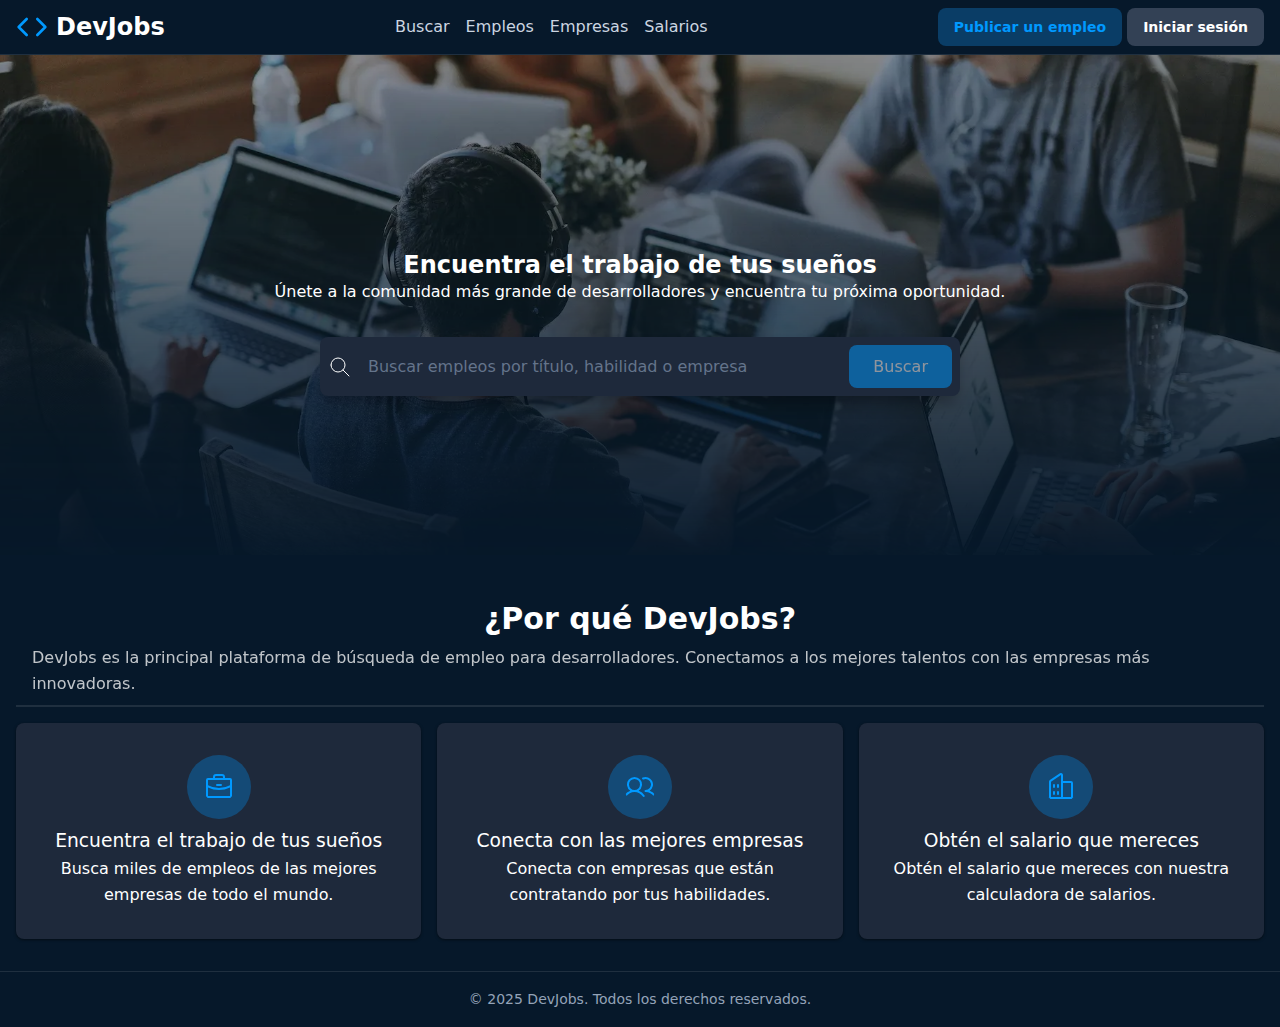
<file: index.html>
<!DOCTYPE html>
<html lang="es">

<head>
  <title>DevJobs - Inicio</title>
  <meta charset="UTF-8" />
  <meta name="description" content="Encuentra las mejores ofertas de trabajo para desarrolladores en DevJobs.">

  <link rel="stylesheet" href="./styles.css" />
</head>

<body>
  <header>
    <h1>
      <svg fill="none" stroke="currentColor" stroke-linecap="round" stroke-linejoin="round" stroke-width="2"
        viewBox="0 0 24 24" xmlns="http://www.w3.org/2000/svg">
        <polyline points="16 18 22 12 16 6"></polyline>
        <polyline points="8 6 2 12 8 18"></polyline>
      </svg>
      <a href="index.html">DevJobs</a>
    </h1>

    <nav>
      <a href="./frontend/buscar.html">Buscar</a>
      <a href="./frontend/empleos.html">Empleos</a>
      <a href="./frontend/empresas.html">Empresas</a>
      <a href="./frontend/salarios.html">Salarios</a>
    </nav>

    <div>
      <a href="publicar.html" id="publicar-empleo">Publicar un empleo</a>
      <a href="iniciar-sesion.html">Iniciar sesión</a>
    </div>
  </header>

  <main>
    <section>
      <img src="./img/background.webp" width="200" />

      <h1>Encuentra el trabajo de tus sueños</h1>

      <p>Únete a la comunidad más grande de desarrolladores y encuentra tu próxima oportunidad.</p>

      <form role="search">
        <div>
          <svg xmlns="http://www.w3.org/2000/svg" width="24" height="24" viewBox="0 0 24 24" fill="none"
            stroke="currentColor" stroke-width="1" stroke-linecap="round" stroke-linejoin="round"
            class="icon icon-tabler icons-tabler-outline icon-tabler-search">
            <path stroke="none" d="M0 0h24v24H0z" fill="none" />
            <path d="M10 10m-7 0a7 7 0 1 0 14 0a7 7 0 1 0 -14 0" />
            <path d="M21 21l-6 -6" />
          </svg>

          <input required type="text" placeholder="Buscar empleos por título, habilidad o empresa">

          <button disabled type="submit" id="buscar-empleo">Buscar</button>
        </div>
      </form>
    </section>

    <section>

      <header>
        <h2>¿Por qué DevJobs?</h2>
        <p>DevJobs es la principal plataforma de búsqueda de empleo para desarrolladores. Conectamos a los mejores
          talentos con las empresas más innovadoras.</p>
      </header>

      <footer>
        <article>
          <svg fill="currentColor" height="32" viewBox="0 0 256 256" width="32" xmlns="http://www.w3.org/2000/svg"
            aria-hidden="true">
            <path
              d="M216,56H176V48a24,24,0,0,0-24-24H104A24,24,0,0,0,80,48v8H40A16,16,0,0,0,24,72V200a16,16,0,0,0,16,16H216a16,16,0,0,0,16-16V72A16,16,0,0,0,216,56ZM96,48a8,8,0,0,1,8-8h48a8,8,0,0,1,8,8v8H96ZM216,72v41.61A184,184,0,0,1,128,136a184.07,184.07,0,0,1-88-22.38V72Zm0,128H40V131.64A200.19,200.19,0,0,0,128,152a200.25,200.25,0,0,0,88-20.37V200ZM104,112a8,8,0,0,1,8-8h32a8,8,0,0,1,0,16H112A8,8,0,0,1,104,112Z">
            </path>
          </svg>
          <h3>Encuentra el trabajo de tus sueños</h3>
          <p>Busca miles de empleos de las mejores empresas de todo el mundo.</p>
        </article>

        <article>
          <svg fill="currentColor" height="32" viewBox="0 0 256 256" width="32" xmlns="http://www.w3.org/2000/svg"
            aria-hidden="true">
            <path
              d="M117.25,157.92a60,60,0,1,0-66.5,0A95.83,95.83,0,0,0,3.53,195.63a8,8,0,1,0,13.4,8.74,80,80,0,0,1,134.14,0,8,8,0,0,0,13.4-8.74A95.83,95.83,0,0,0,117.25,157.92ZM40,108a44,44,0,1,1,44,44A44.05,44.05,0,0,1,40,108Zm210.14,98.7a8,8,0,0,1-11.07-2.33A79.83,79.83,0,0,0,172,168a8,8,0,0,1,0-16,44,44,0,1,0-16.34-84.87,8,8,0,1,1-5.94-14.85,60,60,0,0,1,55.53,105.64,95.83,95.83,0,0,1,47.22,37.71A8,8,0,0,1,250.14,206.7Z">
            </path>
          </svg>
          <h3>Conecta con las mejores empresas</h3>
          <p>Conecta con empresas que están contratando por tus habilidades.</p>
        </article>

        <article>
          <svg fill="currentColor" height="32" viewBox="0 0 256 256" width="32" xmlns="http://www.w3.org/2000/svg"
            aria-hidden="true">
            <path
              d="M240,208H224V96a16,16,0,0,0-16-16H144V32a16,16,0,0,0-24.88-13.32L39.12,72A16,16,0,0,0,32,85.34V208H16a8,8,0,0,0,0,16H240a8,8,0,0,0,0-16ZM208,96V208H144V96ZM48,85.34,128,32V208H48ZM112,112v16a8,8,0,0,1-16,0V112a8,8,0,1,1,16,0Zm-32,0v16a8,8,0,0,1-16,0V112a8,8,0,1,1,16,0Zm0,56v16a8,8,0,0,1-16,0V168a8,8,0,0,1,16,0Zm32,0v16a8,8,0,0,1-16,0V168a8,8,0,0,1,16,0Z">
            </path>
          </svg>
          <h3>Obtén el salario que mereces</h3>
          <p>Obtén el salario que mereces con nuestra calculadora de salarios.</p>
        </article>
      </footer>

    </section>
  </main>

  <footer>
    <small>&copy; 2025 DevJobs. Todos los derechos reservados.</small>
  </footer>

</body>

</html>
</file>
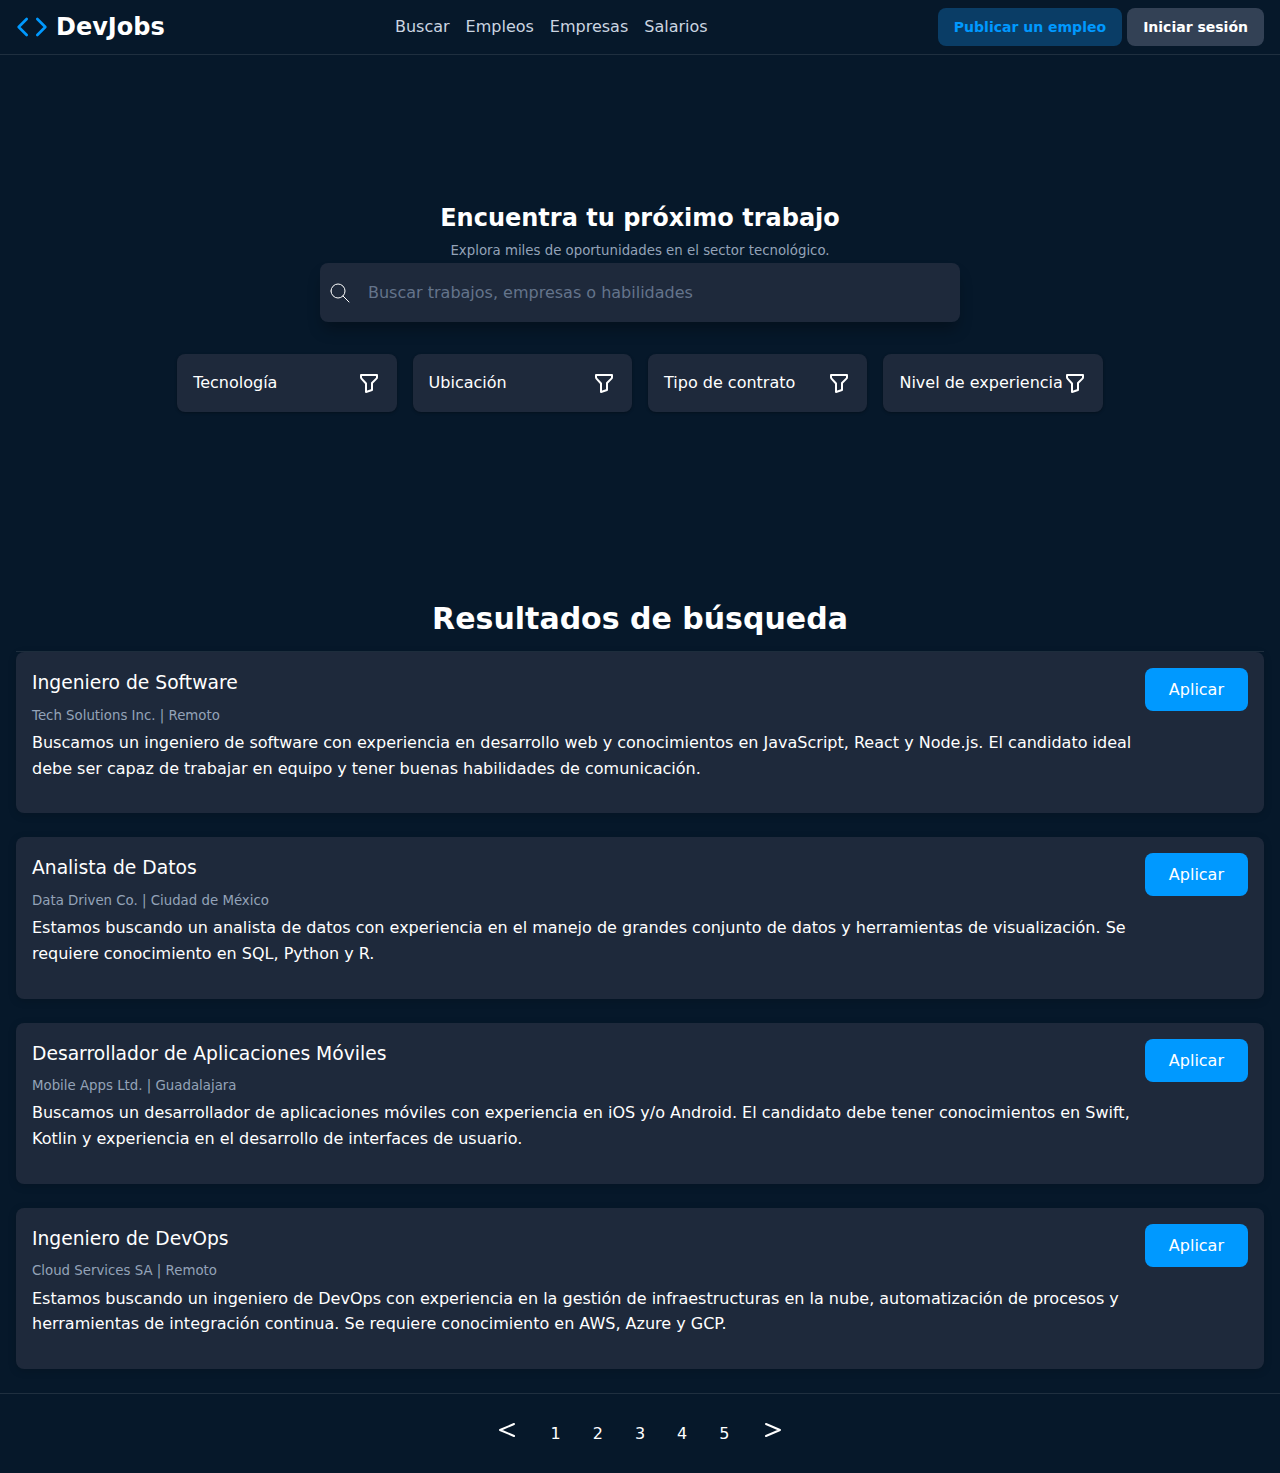
<file: frontend/buscar.html>
<!DOCTYPE html>
<html lang="en">
<head>
    <meta charset="UTF-8">
    <meta name="viewport" content="width=device-width, initial-scale=1.0">
    <link rel="stylesheet" href="../styles.css">
    <title>Empleos</title>
</head>
<body>
    <header>
    <h1>
      <svg fill="none" stroke="currentColor" stroke-linecap="round" stroke-linejoin="round" stroke-width="2"
        viewBox="0 0 24 24" xmlns="http://www.w3.org/2000/svg">
        <polyline points="16 18 22 12 16 6"></polyline>
        <polyline points="8 6 2 12 8 18"></polyline>
      </svg>
      <a href="../index.html">DevJobs</a>
    </h1>

    <nav>
      <a href="buscar.html">Buscar</a>
      <a href="./frontend/empleos.html">Empleos</a>
      <a href="./frontend/empresas.html">Empresas</a>
      <a href="./frontend/salarios.html">Salarios</a>
    </nav>

    <div>
      <a href="publicar.html" id="publicar-empleo">Publicar un empleo</a>
      <a href="iniciar-sesion.html">Iniciar sesión</a>
    </div>
  </header>

  <main>
    <section>
      <h2>Encuentra tu próximo trabajo</h2>
      <p><small>Explora miles de oportunidades en el sector tecnológico.</small></p>
      <form role="search">
        <div>
            <svg xmlns="http://www.w3.org/2000/svg" width="24" height="24" viewBox="0 0 24 24" fill="none"
                stroke="currentColor" stroke-width="1" stroke-linecap="round" stroke-linejoin="round"
                class="icon icon-tabler icons-tabler-outline icon-tabler-search">
                <path stroke="none" d="M0 0h24v24H0z" fill="none" />
                <path d="M10 10m-7 0a7 7 0 1 0 14 0a7 7 0 1 0 -14 0" />
                <path d="M21 21l-6 -6" />
            </svg>
            <input required type="text" placeholder="Buscar trabajos, empresas o habilidades">
        </div>
      </form>
      <div class="filter-wrapper"> <!-- #TODO: Implement filters -->
        <div class="filter-item">
            <p>Tecnología</p>
            <svg xmlns="http://www.w3.org/2000/svg" width="24" height="24" viewBox="0 0 24 24" fill="none" stroke="currentColor" stroke-width="2" stroke-linecap="round" stroke-linejoin="round" class="icon icon-tabler icons-tabler-outline icon-tabler-filter"><path stroke="none" d="M0 0h24v24H0z" fill="none"/><path d="M4 4h16v2.172a2 2 0 0 1 -.586 1.414l-4.414 4.414v7l-6 2v-8.5l-4.48 -4.928a2 2 0 0 1 -.52 -1.345v-2.227z" /></svg>
        </div>
        <div class="filter-item">
            <p>Ubicación</p>
            <svg xmlns="http://www.w3.org/2000/svg" width="24" height="24" viewBox="0 0 24 24" fill="none" stroke="currentColor" stroke-width="2" stroke-linecap="round" stroke-linejoin="round" class="icon icon-tabler icons-tabler-outline icon-tabler-filter"><path stroke="none" d="M0 0h24v24H0z" fill="none"/><path d="M4 4h16v2.172a2 2 0 0 1 -.586 1.414l-4.414 4.414v7l-6 2v-8.5l-4.48 -4.928a2 2 0 0 1 -.52 -1.345v-2.227z" /></svg>
        </div>
        <div class="filter-item">
            <p>Tipo de contrato</p>
            <svg xmlns="http://www.w3.org/2000/svg" width="24" height="24" viewBox="0 0 24 24" fill="none" stroke="currentColor" stroke-width="2" stroke-linecap="round" stroke-linejoin="round" class="icon icon-tabler icons-tabler-outline icon-tabler-filter"><path stroke="none" d="M0 0h24v24H0z" fill="none"/><path d="M4 4h16v2.172a2 2 0 0 1 -.586 1.414l-4.414 4.414v7l-6 2v-8.5l-4.48 -4.928a2 2 0 0 1 -.52 -1.345v-2.227z" /></svg>
        </div>
        <div class="filter-item">
            <p>Nivel de experiencia</p>
            <svg xmlns="http://www.w3.org/2000/svg" width="24" height="24" viewBox="0 0 24 24" fill="none" stroke="currentColor" stroke-width="2" stroke-linecap="round" stroke-linejoin="round" class="icon icon-tabler icons-tabler-outline icon-tabler-filter"><path stroke="none" d="M0 0h24v24H0z" fill="none"/><path d="M4 4h16v2.172a2 2 0 0 1 -.586 1.414l-4.414 4.414v7l-6 2v-8.5l-4.48 -4.928a2 2 0 0 1 -.52 -1.345v-2.227z" /></svg>
        </div>
      </div>
    </section>
    <section>
      <header>
        <h2>Resultados de búsqueda</h2>
      </header>
      <div class="job-listing">
        <article class="job-item">
          <div class="header">
            <div class="title-text">
                <h3>Ingeniero de Software</h3>
                <p><small>Tech Solutions Inc. | Remoto</small></p>
                <p>
                    Buscamos un ingeniero de software con experiencia en desarrollo web y conocimientos en JavaScript, React y Node.js. El candidato ideal debe ser capaz de trabajar
                    en equipo y tener buenas habilidades de comunicación.
                </p>
            </div>
            <button type="submit" id="buscar-empleo">Aplicar</button>
          </div>
        </article>
        <article class="job-item">
          <div class="header">
            <div class="title-text">
              <h3>Analista de Datos</h3>
              <p><small>Data Driven Co. | Ciudad de México</small></p>
              <p>
                Estamos buscando un analista de datos con experiencia en el manejo de grandes conjunto de datos y herramientas de visualización.
                Se requiere conocimiento en SQL, Python y R.
              </p>
            </div>
            <button type="submit" id="buscar-empleo">Aplicar</button>
          </div>
        </article>
        <article class="job-item">
            <div class="header">
              <div class="title-text">
                <h3>Desarrollador de Aplicaciones Móviles</h3>
                <p><small>Mobile Apps Ltd. | Guadalajara</small></p>
                <p>
                Buscamos un desarrollador de aplicaciones móviles con experiencia en iOS y/o Android. El candidato debe tener conocimientos en Swift, Kotlin y experiencia en el desarrollo de interfaces de usuario.
              </p>
              </div>
              <button type="submit" id="buscar-empleo">Aplicar</button>
            </div>
        </article>
        <article class="job-item">
          <div class="header">
            <div class="title-text">
              <h3>Ingeniero de DevOps</h3>
              <p><small>Cloud Services SA | Remoto</small></p>
              <p>
                Estamos buscando un ingeniero de DevOps con experiencia en la gestión de infraestructuras en la nube, automatización de procesos y herramientas de integración continua.
                Se requiere conocimiento en AWS, Azure y GCP.
              </p>
            </div>
            <button type="submit" id="buscar-empleo">Aplicar</button>

        </article>
      </div>
  </main>
  <footer>
    <div>
        <a href=""><svg xmlns="http://www.w3.org/2000/svg" width="24" height="24" viewBox="0 0 24 24" fill="none" stroke="currentColor" stroke-width="2" stroke-linecap="round" stroke-linejoin="round" class="icon icon-tabler icons-tabler-outline icon-tabler-math-lower"><path stroke="none" d="M0 0h24v24H0z" fill="none"/><path d="M19 18l-14 -6l14 -6" /></svg></a>
        <p><a href="">1</a></p>
        <p><a href="">2</a></p>
        <p><a href="">3</a></p>
        <p><a href="">4</a></p>
        <p><a href="">5</a></p>
        <a href=""><svg xmlns="http://www.w3.org/2000/svg" width="24" height="24" viewBox="0 0 24 24" fill="none" stroke="currentColor" stroke-width="2" stroke-linecap="round" stroke-linejoin="round" class="icon icon-tabler icons-tabler-outline icon-tabler-math-greater"><path stroke="none" d="M0 0h24v24H0z" fill="none"/><path d="M5 18l14 -6l-14 -6" /></svg></a>
    </div>
  </footer>
</body>
</html>
</file>
<file: styles.css>
* {
  margin: 0;
  padding: 0;
  box-sizing: border-box;
}






:root {
  --primary: #3b4550;
  --primary-dark: #0a3d66;
  --primary-hover: #0d5ba8;
  --primary-light: #09f;
  --background: #06182a;
  --text-primary: #ffffff;
  --text-secondary: #cbd5e1;
  --text-muted: #94a3b8;
  --border: rgba(255, 255, 255, 0.1);
  --card-bg: #1e293b;
  --shadow: rgba(0, 0, 0, 0.3);
  --input-bg: #1e293b;
  --hsla-example: hsla(210, 100%, 56%, 1);
}










@font-face {
  font-family: 'Inter Variable';
  font-style: normal;
  font-display: swap;
  font-weight: 100 900;
  src: url(https://cdn.jsdelivr.net/fontsource/fonts/inter:vf@latest/latin-wght-normal.woff2) format('woff2-variations');
  unicode-range: U+0000-00FF,U+0131,U+0152-0153,U+02BB-02BC,U+02C6,U+02DA,U+02DC,U+0304,U+0308,U+0329,U+2000-206F,U+20AC,U+2122,U+2191,U+2193,U+2212,U+2215,U+FEFF,U+FFFD;
}










body {
  font-family: system-ui;
  background-color: var(--background);
  color: var(--text-primary);
  min-height: 100vh;
  display: flex;
  flex-direction: column;
  line-height: 1.6;
}













/* Títulos principales */
h1 {
  font-size: 1.5rem;
  line-height: 1.2;
  text-wrap: balance;
  display: flex;
  align-items: center;
  gap: 0.5rem;

  svg {
    width: 2rem;
    height: 2rem;
    color: var(--primary-light);
  }
}

h1 + p {
  text-wrap: balance;
  margin-bottom: 2rem
}

/* Header */
header {
  border-bottom: 1px solid var(--border);
  background: var(--background);
  padding: .5rem 1rem;
  display: flex;
  align-items: center;
  justify-content: space-between;
  gap: 2rem;

  h2 {
    font-size: 1.25rem;
    font-weight: 700;
    color: var(--text-primary);
  }

  a {
    text-decoration: none;
    color: var(--text-primary);
  }
}

/* Navegación del header a otras páginas */
nav {
  align-items: center;
  gap: 1rem;
  display: flex;

  a {
    text-decoration: none;
    color: var(--text-secondary);
    transition: color 0.2s;
    font-weight: 500;

    &:hover, &:focus {
      color: var(--primary);
      outline: none;
    }
  }
}

/* Botones del Header */
header div a {
  padding: 0.5rem 1rem;
  border-radius: 0.5rem;
  background-color: #334155;
  color: var(--text-primary);
  display: inline-block;
  font-size: 0.875rem;
  font-weight: 700;
  text-decoration: none;
  /* TODO */
}

/* Hero */
main > section:nth-child(1) {
  height: 500px;
  text-align: center;
  display: flex;
  flex-direction: column;
  justify-content: center;
  align-items: center;

  h1 {
    padding-top: 36px;
  }

  & > img {
    position: absolute;
    width: 100%;
    height: 100%;
    object-fit: cover;
    z-index: -1;
    left: 0;
    right: 0;
    mask-image: linear-gradient(to bottom, rgba(16, 25, 34, 1) 5%, rgba(16, 25, 34, 0) 80%);
  }
}

/* Formulario de Búsqueda */
form {
  max-width: 42rem;
  width: 100%;
  margin: 0 auto;
  padding-inline: 1rem;
}

form > div {
  display: flex;
  align-items: center;
  background-color: var(--input-bg);
  border-radius: 0.5rem;
  box-shadow: 0 10px 15px -3px var(--shadow);
  padding: 0.5rem;
  gap: 0.5rem;
}

form span {
  padding-left: 0.75rem;
  color: var(--text-muted);
  display: flex;
  align-items: center;
  flex-shrink: 0;
}

form input[type="text"] {
  flex: 1;
  background: transparent;
  border: none;
  outline: none;
  color: var(--text-primary);
  padding: 0.75rem 0.5rem;
  font-size: 1rem;
  font-family: inherit;
}

form input[type="text"]::placeholder {
  color: #64748b;
}

button {
  padding: 0.75rem 1.5rem;
  border-radius: 0.5rem;
  background-color: var(--primary);
  color: white;
  font-weight: 400;
  border: none;
  cursor: pointer;
  transition: all 0.2s;
  font-family: inherit;
  font-size: 1rem;
  white-space: nowrap;

  &:hover, /* pseudo-clase que significa que el ratón está encima */
  &:focus { /* pseudo-clase que significa que el elemento tiene el foco */
    background-color: var(--primary-hover);
    outline: 2px solid white;
    outline-offset: 2px;
  }

  &:active { 
    transform: scale(0.90)
  }

  &:disabled {
    opacity: .5;
    pointer-events: none;
  }
}

/* Features Section */
main > section:nth-child(2) {
  padding-inline: 1rem;
  background-color: var(--background);
  padding-top: 2rem;

  & > header {
    gap: 2px;
    flex-direction: column;

    h2 {
      margin-bottom: 0;
    }

    p {
      opacity: .75;
    }
  }

  & > div {
    max-width: 1280px;
    margin: 0 auto;
  }
}

main > section:nth-child(2) h2 {
  font-size: 1.875rem;
  font-weight: 700;
  color: var(--text-primary);
  margin-bottom: 1rem;
}

main > section:nth-child(2) > div > div:first-child > p {
  font-size: 1.125rem;
  color: var(--text-muted);
  max-width: 42rem;
  margin: 0 auto;
}

/* Grid de Features */
main > section:nth-child(2) footer {
  display: grid;
  grid-template-columns: repeat(auto-fit, minmax(280px, 1fr));
  gap: 16px
}

/* Feature Cards */
/* article {
  background-color: var(--card-bg);
  padding: 2rem;
  margin-bottom: 16px;
  border-radius: 0.5rem;                   
  box-shadow: 0px 1px 3px 0 var(--shadow); 

  svg {
    color: var(--primary-light);          
    background: rgba(0, 153, 255, 0.3);  
    border-radius: 9999px;               
    width: 64px;                         
    height: 64px;                        
    padding: 16px;                       
  }

  h3 {
    font-weight: 500;
  }

  p {
    color: var(--text-muted);
  }
} */

/* Footer */
footer {
  background-color: var(--background);
  border-top: 1px solid var(--border);
  text-align: center;
  padding: 16px;

  small {
    color: var(--text-muted);
    font-size: 0.875rem;
  }
}

article {
  background-color: var(--card-bg);
  padding: 2rem;
  margin-bottom: 16px;
  border-radius: 0.5rem;
  box-shadow: 0px 1px 3px 0px rgba(0, 0, 0, 0.5);

  svg {
    color: var(--primary-light);
    background: rgba(0, 153, 255, .3);
    width: 64px;
    height: 64px;
    border-radius: 100%;
    padding: 16px;
  }

  p {
    color: var(--text-muted);
  }

  h3 {
    font-weight: 500;
  }
}

#publicar-empleo {
  background-color: var(--primary-dark);
  color: var(--primary-light);
}

#buscar-empleo {
  background-color: var(--primary-light);
}

.filter-wrapper{
  display: grid;
  grid-template-columns: 1fr 1fr 1fr 1fr;
  gap: 1rem;
  margin-top: 2rem;
  padding-inline: 1rem;
}

.filter-item{
  display: flex;
  justify-content: space-between;
  align-items: center;
  background-color: var(--card-bg);
  padding: 1rem;
  border-radius: 0.5rem;
  box-shadow: 0px 1px 3px 0 var(--shadow);
  transition: background 0.3s ease;
  cursor: pointer;
}

.filter-item:hover {
  background-color: var(--primary-dark);
}

.filter-item p {
  color: var(--text-primary);
  font-weight: 500;
}

.filter-item svg {
  width: 24px;
  height: 24px;
  flex-shrink: 0;
}

.job-item {
  background-color: var(--card-bg);
  padding: 1rem;
  margin-bottom: 1.5rem;
  border-radius: 0.5rem;
  box-shadow: 0 2px 8px rgba(0,0,0,0.15);
}

.job-item .header {
  display: flex;
  justify-content: space-between;
  align-items: flex-start;
  margin-bottom: 1rem;
}

.job-item .title-text {
  display: flex;
  flex-direction: column;
  gap: 0.2rem;
}

.job-item .title-text h3,
.job-item .title-text p {
  margin: 0;
}

footer {
  display: flex;
  justify-content: center;
  padding: 1rem 0;

  p {
    margin: 0;
  }

  a{
    color: var(--text-primary); 
    text-decoration: none;
    padding: 0.5rem;
    border-radius: 4px;
    transition: background-color 0.2s;
  }

  a:hover {
    background-color: var(--primary-light);
    color: white;
  }
}

footer > div {
  display: flex;
  align-items: center;
  gap: 1rem; /* Espacio entre los items*/
}

small {
  color: var(--text-muted);
}

article p {
  color: var(--text-primary);
}
</file>
